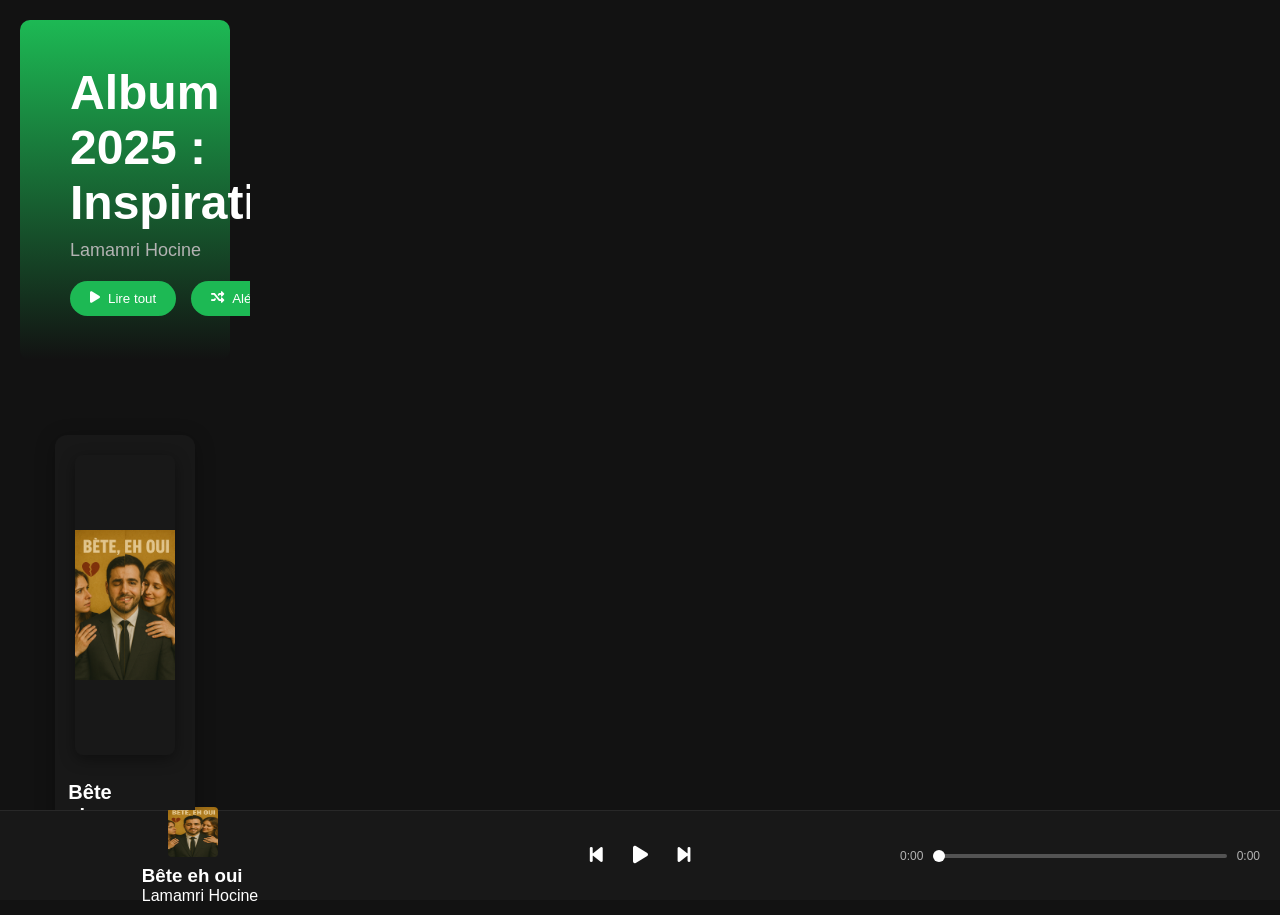
<file: index.html>
<!DOCTYPE html>
<html lang="fr">
<head>
    <meta charset="UTF-8">
    <meta name="viewport" content="width=device-width, initial-scale=1.0">
    <title>Zed Music - Votre musique, votre style</title>
    <link rel="stylesheet" href="styles.css">
    <link rel="stylesheet" href="https://cdnjs.cloudflare.com/ajax/libs/font-awesome/6.0.0/css/all.min.css">
</head>
<body>
    <div class="container">
        <button class="menu-toggle">
            <span></span>
            <span></span>
            <span></span>
        </button>
        
        <div class="mobile-overlay"></div>
        
        <aside class="sidebar">
            <div class="logo">
                <h1>Zed Music</h1>
            </div>
            <nav>
                <ul>
                    <li><a href="#" class="active" data-section="home"><i class="fas fa-home"></i> Accueil</a></li>
                    <li><a href="#" data-section="albums"><i class="fas fa-compact-disc"></i> Albums</a></li>
                    <li><a href="#" data-section="playlists"><i class="fas fa-list"></i> Playlists</a></li>
                </ul>
            </nav>
        </aside>

        <!-- Main Content -->
        <div class="main-content">
            <!-- Search Section -->
            <div class="search-section" style="display: none;">
                <div class="search-bar">
                    <input type="text" placeholder="Rechercher une musique, un album, un artiste...">
                    <button><i class="fas fa-search"></i></button>
                </div>
                <div class="search-results"></div>
            </div>

            <!-- Albums Section -->
            <div class="albums-section" style="display: none;">
                <h2>Albums</h2>
                <div class="albums-grid">
                    <!-- Les albums seront ajoutés dynamiquement -->
                </div>
            </div>

            <!-- Home Section -->
            <div class="home-section">
                <!-- Album Header -->
                <div class="album-header">
                    <div class="album-cover-large">
                        <img src="Promenade sous le coucher du soleil.png" alt="Album Cover">
                    </div>
                    <div class="album-info">
                        <h1>Album 2025 : Inspiration</h1>
                        <p class="artist">Lamamri Hocine</p>
                        <div class="album-actions">
                            <button class="play-all"><i class="fas fa-play"></i> Lire tout</button>
                            <button class="shuffle"><i class="fas fa-random"></i> Aléatoire</button>
                        </div>
                    </div>
                </div>

                <!-- Songs Grid -->
                <div class="songs-grid">
                    <!-- Les chansons seront ajoutées dynamiquement -->
                </div>
            </div>

            <!-- Playlists Section -->
            <div class="playlists-section" style="display: none;">
                <div class="playlists-header">
                    <h2>Vos Playlists</h2>
                    <button class="create-playlist"><i class="fas fa-plus"></i> Créer une playlist</button>
                </div>
                <div class="playlists-grid">
                    <!-- Les playlists seront ajoutées dynamiquement -->
                </div>
            </div>
        </div>

        <!-- Lyrics Modal -->
        <div class="lyrics-modal" id="lyrics-modal">
            <div class="lyrics-content">
                <div class="lyrics-header">
                    <h2>Paroles</h2>
                    <button class="close-lyrics"><i class="fas fa-times"></i></button>
                </div>
                <div class="lyrics-text" id="lyrics-text">
                    <!-- Les paroles seront insérées dynamiquement -->
                </div>
            </div>
        </div>

        <!-- Player -->
        <div class="player">
            <div class="player-controls">
                <div class="song-info">
                    <img src="Portrait de Contrastes Émotionnels (1).png" alt="Song Cover" id="current-song-cover">
                    <div class="song-details">
                        <h3 id="current-song">Bête eh oui</h3>
                        <p id="current-artist">Lamamri Hocine</p>
                    </div>
                </div>
                <div class="controls">
                    <button id="prev"><i class="fas fa-step-backward"></i></button>
                    <button id="play"><i class="fas fa-play"></i></button>
                    <button id="next"><i class="fas fa-step-forward"></i></button>
                </div>
                <div class="progress-bar">
                    <span id="current-time">0:00</span>
                    <input type="range" id="progress" min="0" max="100" value="0">
                    <span id="duration">0:00</span>
                </div>
            </div>
        </div>
    </div>

    <!-- Custom Alert Modal -->
    <div class="alert-modal" id="alert-modal">
        <div class="alert-content">
            <div class="alert-header">
                <h3 id="alert-title">Information</h3>
                <button class="close-alert"><i class="fas fa-times"></i></button>
            </div>
            <div class="alert-body">
                <p id="alert-message"></p>
            </div>
            <div class="alert-footer">
                <button class="alert-ok">OK</button>
            </div>
        </div>
    </div>

    <!-- Create Playlist Modal -->
    <div class="playlist-modal" id="create-playlist-modal">
        <div class="playlist-modal-content">
            <div class="playlist-modal-header">
                <h2>Créer une playlist</h2>
                <button class="close-playlist-modal"><i class="fas fa-times"></i></button>
            </div>
            <form class="playlist-form">
                <input type="text" placeholder="Nom de la playlist" required>
                <button type="submit">Créer</button>
            </form>
        </div>
    </div>

    <!-- Add to Playlist Modal -->
    <div class="add-to-playlist-modal" id="add-to-playlist-modal">
        <div class="add-to-playlist-content">
            <div class="playlist-modal-header">
                <h2>Ajouter à une playlist</h2>
                <button class="close-add-to-playlist-modal"><i class="fas fa-times"></i></button>
            </div>
            <div class="playlist-list">
                <!-- Les playlists seront ajoutées dynamiquement -->
            </div>
        </div>
    </div>

    <script src="script.js"></script>
</body>
</html>
</file>
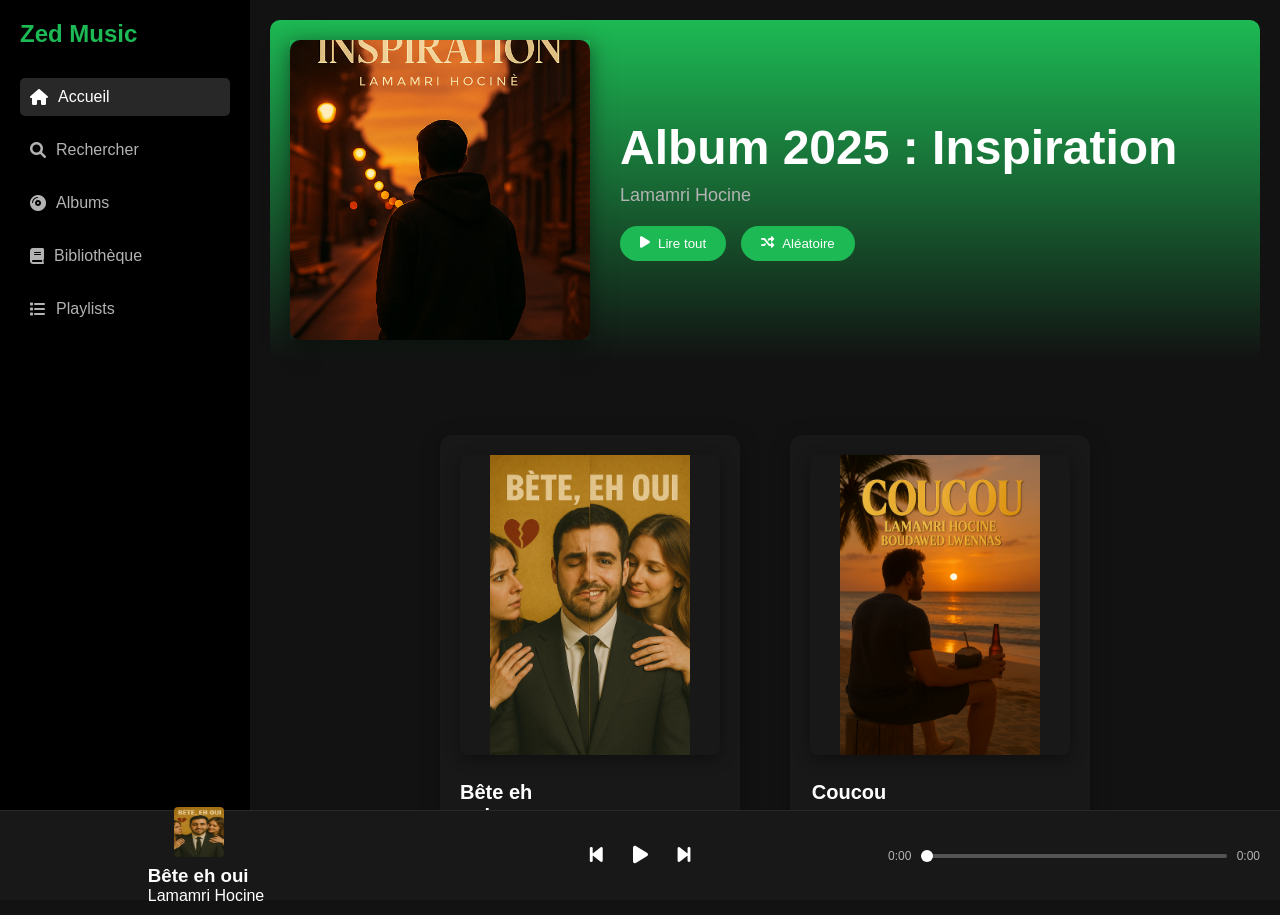
<file: docs/index.html>
<!DOCTYPE html>
<html lang="fr">
<head>
    <meta charset="UTF-8">
    <meta name="viewport" content="width=device-width, initial-scale=1.0">
    <title>Zed Music - Votre musique, votre style</title>
    <link rel="stylesheet" href="styles.css">
    <link rel="stylesheet" href="https://cdnjs.cloudflare.com/ajax/libs/font-awesome/6.0.0/css/all.min.css">
</head>
<body>
    <div class="container">
        <!-- Sidebar -->
        <div class="sidebar">
            <div class="logo">
                <h1>Zed Music</h1>
            </div>
            <nav>
                <ul>
                    <li><a href="#" class="active" data-section="home"><i class="fas fa-home"></i> Accueil</a></li>
                    <li><a href="#" data-section="search"><i class="fas fa-search"></i> Rechercher</a></li>
                    <li><a href="#" data-section="albums"><i class="fas fa-compact-disc"></i> Albums</a></li>
                    <li><a href="#" data-section="library"><i class="fas fa-book"></i> Bibliothèque</a></li>
                    <li><a href="#" data-section="playlists"><i class="fas fa-list"></i> Playlists</a></li>
                </ul>
            </nav>
        </div>

        <!-- Main Content -->
        <div class="main-content">
            <!-- Search Section -->
            <div class="search-section" style="display: none;">
                <div class="search-bar">
                    <input type="text" placeholder="Rechercher une musique, un album, un artiste...">
                    <button><i class="fas fa-search"></i></button>
                </div>
                <div class="search-results"></div>
            </div>

            <!-- Albums Section -->
            <div class="albums-section" style="display: none;">
                <h2>Albums</h2>
                <div class="albums-grid">
                    <!-- Les albums seront ajoutés dynamiquement -->
                </div>
            </div>

            <!-- Home Section -->
            <div class="home-section">
                <!-- Album Header -->
                <div class="album-header">
                    <div class="album-cover-large">
                        <img src="Promenade sous le coucher du soleil.png" alt="Album Cover">
                    </div>
                    <div class="album-info">
                        <h1>Album 2025 : Inspiration</h1>
                        <p class="artist">Lamamri Hocine</p>
                        <div class="album-actions">
                            <button class="play-all"><i class="fas fa-play"></i> Lire tout</button>
                            <button class="shuffle"><i class="fas fa-random"></i> Aléatoire</button>
                        </div>
                    </div>
                </div>

                <!-- Songs Grid -->
                <div class="songs-grid">
                    <!-- Les chansons seront ajoutées dynamiquement -->
                </div>
            </div>

            <!-- Playlists Section -->
            <div class="playlists-section" style="display: none;">
                <div class="playlists-header">
                    <h2>Vos Playlists</h2>
                    <button class="create-playlist"><i class="fas fa-plus"></i> Créer une playlist</button>
                </div>
                <div class="playlists-grid">
                    <!-- Les playlists seront ajoutées dynamiquement -->
                </div>
            </div>
        </div>

        <!-- Lyrics Modal -->
        <div class="lyrics-modal" id="lyrics-modal">
            <div class="lyrics-content">
                <div class="lyrics-header">
                    <h2>Paroles</h2>
                    <button class="close-lyrics"><i class="fas fa-times"></i></button>
                </div>
                <div class="lyrics-text" id="lyrics-text">
                    <!-- Les paroles seront insérées dynamiquement -->
                </div>
            </div>
        </div>

        <!-- Player -->
        <div class="player">
            <div class="player-controls">
                <div class="song-info">
                    <img src="Portrait de Contrastes Émotionnels (1).png" alt="Song Cover" id="current-song-cover">
                    <div class="song-details">
                        <h3 id="current-song">Bête eh oui</h3>
                        <p id="current-artist">Lamamri Hocine</p>
                    </div>
                </div>
                <div class="controls">
                    <button id="prev"><i class="fas fa-step-backward"></i></button>
                    <button id="play"><i class="fas fa-play"></i></button>
                    <button id="next"><i class="fas fa-step-forward"></i></button>
                </div>
                <div class="progress-bar">
                    <span id="current-time">0:00</span>
                    <input type="range" id="progress" min="0" max="100" value="0">
                    <span id="duration">0:00</span>
                </div>
            </div>
        </div>
    </div>

    <!-- Custom Alert Modal -->
    <div class="alert-modal" id="alert-modal">
        <div class="alert-content">
            <div class="alert-header">
                <h3 id="alert-title">Information</h3>
                <button class="close-alert"><i class="fas fa-times"></i></button>
            </div>
            <div class="alert-body">
                <p id="alert-message"></p>
            </div>
            <div class="alert-footer">
                <button class="alert-ok">OK</button>
            </div>
        </div>
    </div>

    <!-- Create Playlist Modal -->
    <div class="playlist-modal" id="create-playlist-modal">
        <div class="playlist-modal-content">
            <div class="playlist-modal-header">
                <h2>Créer une playlist</h2>
                <button class="close-playlist-modal"><i class="fas fa-times"></i></button>
            </div>
            <form class="playlist-form">
                <input type="text" placeholder="Nom de la playlist" required>
                <button type="submit">Créer</button>
            </form>
        </div>
    </div>

    <!-- Add to Playlist Modal -->
    <div class="add-to-playlist-modal" id="add-to-playlist-modal">
        <div class="add-to-playlist-content">
            <div class="playlist-modal-header">
                <h2>Ajouter à une playlist</h2>
                <button class="close-add-to-playlist-modal"><i class="fas fa-times"></i></button>
            </div>
            <div class="playlist-list">
                <!-- Les playlists seront ajoutées dynamiquement -->
            </div>
        </div>
    </div>

    <script src="script.js"></script>
</body>
</html>
</file>
<file: styles.css>
* {
    margin: 0;
    padding: 0;
    box-sizing: border-box;
    font-family: 'Segoe UI', Tahoma, Geneva, Verdana, sans-serif;
}

body {
    background-color: #121212;
    color: #ffffff;
}

.container {
    display: grid;
    grid-template-columns: 250px 1fr;
    grid-template-rows: 1fr 90px;
    height: 100vh;
}

/* Sidebar Styles */
.sidebar {
    position: fixed;
    left: 0;
    top: 0;
    width: 250px;
    height: 100vh;
    background: #000;
    padding: 20px;
    transform: translateX(-100%);
    transition: transform 0.3s ease;
    z-index: 999;
}

.sidebar.active {
    transform: translateX(0);
}

.logo h1 {
    color: #1DB954;
    font-size: 24px;
    margin-bottom: 30px;
}

nav ul {
    list-style: none;
}

nav ul li {
    margin-bottom: 15px;
}

nav ul li a {
    color: #b3b3b3;
    text-decoration: none;
    display: flex;
    align-items: center;
    padding: 10px;
    border-radius: 5px;
    transition: all 0.3s ease;
}

nav ul li a:hover, nav ul li a.active {
    color: #ffffff;
    background-color: #282828;
}

nav ul li a i {
    margin-right: 10px;
}

/* Main Content Styles */
.main-content {
    background-color: #121212;
    padding: 20px;
    overflow-y: auto;
}

/* Search Section */
.search-section {
    padding: 20px;
}

.search-bar {
    display: flex;
    margin-bottom: 20px;
}

.search-bar input {
    flex: 1;
    padding: 12px;
    border: none;
    border-radius: 20px;
    background-color: #282828;
    color: #ffffff;
    font-size: 16px;
}

.search-bar button {
    background: none;
    border: none;
    color: #ffffff;
    margin-left: 10px;
    cursor: pointer;
}

/* Album Header */
.album-header {
    display: flex;
    align-items: center;
    margin-bottom: 40px;
    padding: 20px;
    background: linear-gradient(to bottom, #1DB954, #121212);
    border-radius: 10px;
}

.album-cover-large {
    width: 300px;
    height: 300px;
    margin-right: 30px;
    box-shadow: 0 4px 20px rgba(0, 0, 0, 0.5);
}

.album-cover-large img {
    width: 100%;
    height: 100%;
    object-fit: cover;
    border-radius: 10px;
}

.album-info h1 {
    font-size: 48px;
    margin-bottom: 10px;
}

.album-info .artist {
    color: #b3b3b3;
    font-size: 18px;
    margin-bottom: 20px;
}

.album-actions {
    display: flex;
    gap: 15px;
}

.album-actions button {
    background-color: #1DB954;
    color: #ffffff;
    border: none;
    padding: 10px 20px;
    border-radius: 20px;
    cursor: pointer;
    transition: all 0.3s ease;
    display: flex;
    align-items: center;
    gap: 8px;
}

.album-actions button:hover {
    background-color: #1ed760;
    transform: scale(1.05);
}

/* Songs Grid */
.songs-grid {
    display: flex;
    flex-wrap: wrap;
    justify-content: center;
    padding: 20px;
    gap: 20px;
}

/* Song Card Styles */
.song-card {
    background-color: #181818;
    border-radius: 12px;
    padding: 20px;
    transition: all 0.3s ease;
    cursor: pointer;
    position: relative;
    width: 300px;
    margin: 15px;
    box-shadow: 0 4px 20px rgba(0, 0, 0, 0.3);
    display: flex;
    flex-direction: column;
    gap: 15px;
}

.song-card:hover {
    transform: translateY(-5px);
    background-color: #282828;
}

.song-cover {
    position: relative;
    width: 100%;
    height: 300px;
    border-radius: 8px;
    overflow: hidden;
    box-shadow: 0 4px 15px rgba(0, 0, 0, 0.4);
}

.song-cover img {
    width: 100%;
    height: 100%;
    object-fit: contain;
    transition: transform 0.3s ease;
}

.song-card:hover .song-cover img {
    transform: scale(1.05);
}

.song-overlay {
    position: absolute;
    top: 0;
    left: 0;
    width: 100%;
    height: 100%;
    background: rgba(0, 0, 0, 0.5);
    display: flex;
    align-items: center;
    justify-content: center;
    gap: 15px;
    opacity: 0;
    transition: opacity 0.3s ease;
}

.song-card:hover .song-overlay {
    opacity: 1;
}

.song-overlay button {
    background-color: #1DB954;
    color: white;
    border: none;
    width: 45px;
    height: 45px;
    border-radius: 50%;
    display: flex;
    align-items: center;
    justify-content: center;
    cursor: pointer;
    transition: all 0.3s ease;
}

.song-overlay button:hover {
    background-color: #1ed760;
    transform: scale(1.1);
}

.song-info {
    display: flex;
    flex-direction: column;
    gap: 8px;
    padding: 10px 0;
}

.song-title {
    font-size: 20px;
    font-weight: 600;
    color: #ffffff;
    margin: 0;
    line-height: 1.2;
}

.song-artist {
    color: #b3b3b3;
    font-size: 16px;
    margin: 0;
    line-height: 1.2;
}

.coming-soon-badge {
    display: flex;
    align-items: center;
    gap: 8px;
    background-color: rgba(29, 185, 84, 0.1);
    color: #1DB954;
    padding: 6px 12px;
    border-radius: 20px;
    font-size: 14px;
    font-weight: 500;
    margin-top: 10px;
    width: fit-content;
}

.coming-soon-badge i {
    font-size: 14px;
}

.song-actions {
    display: flex;
    justify-content: space-between;
    align-items: center;
    margin-top: auto;
    padding-top: 15px;
    border-top: 1px solid #282828;
}

.song-actions button {
    background: none;
    border: none;
    color: #b3b3b3;
    font-size: 16px;
    cursor: pointer;
    transition: all 0.3s ease;
    padding: 8px;
    border-radius: 50%;
}

.song-actions button:hover {
    color: #ffffff;
    background-color: #282828;
}

/* Lyrics Modal */
.lyrics-modal {
    display: none;
    position: fixed;
    top: 0;
    left: 0;
    width: 100%;
    height: 100%;
    background-color: rgba(0, 0, 0, 0.9);
    z-index: 1000;
}

.lyrics-content {
    position: absolute;
    top: 50%;
    left: 50%;
    transform: translate(-50%, -50%);
    background-color: #121212;
    padding: 20px;
    border-radius: 10px;
    width: 80%;
    max-width: 600px;
    max-height: 80vh;
    overflow-y: auto;
}

.lyrics-header {
    display: flex;
    justify-content: space-between;
    align-items: center;
    margin-bottom: 20px;
    padding-bottom: 10px;
    border-bottom: 1px solid #282828;
}

.lyrics-header h2 {
    color: #1DB954;
}

.close-lyrics {
    background: none;
    border: none;
    color: #b3b3b3;
    font-size: 24px;
    cursor: pointer;
}

.lyrics-section {
    margin-bottom: 20px;
}

.lyrics-section h3 {
    color: #1DB954;
    margin-bottom: 10px;
}

.lyrics-section p {
    margin-bottom: 8px;
    line-height: 1.5;
}

/* Player Styles */
.player {
    background-color: #181818;
    grid-column: 1 / -1;
    border-top: 1px solid #282828;
    padding: 0 20px;
}

.player-controls {
    display: flex;
    align-items: center;
    height: 100%;
}

.song-info {
    display: flex;
    align-items: center;
    width: 30%;
}

.song-info img {
    width: 50px;
    height: 50px;
    border-radius: 4px;
    margin-right: 15px;
}

.controls {
    display: flex;
    align-items: center;
    justify-content: center;
    width: 40%;
}

.controls button {
    background: none;
    border: none;
    color: #ffffff;
    font-size: 20px;
    margin: 0 15px;
    cursor: pointer;
    transition: all 0.3s ease;
}

.controls button:hover {
    color: #1DB954;
}

.progress-bar {
    width: 30%;
    display: flex;
    align-items: center;
}

.progress-bar input[type="range"] {
    flex: 1;
    margin: 0 10px;
    -webkit-appearance: none;
    height: 4px;
    background: #535353;
    border-radius: 2px;
}

.progress-bar input[type="range"]::-webkit-slider-thumb {
    -webkit-appearance: none;
    width: 12px;
    height: 12px;
    background: #ffffff;
    border-radius: 50%;
    cursor: pointer;
}

.progress-bar span {
    font-size: 12px;
    color: #b3b3b3;
}

/* Alert Modal Styles */
.alert-modal {
    display: none;
    position: fixed;
    top: 20px;
    right: 20px;
    z-index: 1000;
    animation: slideIn 0.3s ease-out;
}

.alert-content {
    background-color: #282828;
    padding: 15px 20px;
    border-radius: 8px;
    box-shadow: 0 4px 20px rgba(0, 0, 0, 0.5);
    min-width: 300px;
    max-width: 400px;
}

.alert-success {
    border-left: 4px solid #1DB954;
}

.alert-error {
    border-left: 4px solid #e74c3c;
}

.alert-warning {
    border-left: 4px solid #f1c40f;
}

.alert-info {
    border-left: 4px solid #3498db;
}

@keyframes slideIn {
    from {
        transform: translateX(100%);
        opacity: 0;
    }
    to {
        transform: translateX(0);
        opacity: 1;
    }
}

/* Responsive Design */
@media (max-width: 1200px) {
    .container {
        padding: 0 15px;
    }
    
    .song-card {
        width: calc(50% - 20px);
    }
    
    .album-cover-large {
        width: 250px;
        height: 250px;
    }
}

@media (max-width: 768px) {
    .menu-toggle {
        display: block;
    }

    .main-content {
        margin-left: 0;
        padding: 20px;
    }

    .album-header {
        flex-direction: column;
        text-align: center;
        padding: 20px;
    }

    .album-cover-large {
        width: 200px;
        height: 200px;
        margin: 0 auto 20px;
    }

    .album-info {
        margin-left: 0;
        text-align: center;
    }

    .song-card {
        width: 100%;
        margin: 10px 0;
    }

    .song-cover {
        height: 250px;
    }

    .player {
        position: fixed;
        bottom: 0;
        left: 0;
        width: 100%;
        padding: 10px;
    }

    .player-controls {
        flex-direction: column;
        gap: 10px;
    }

    .song-info {
        width: 100%;
        text-align: center;
    }

    .controls {
        width: 100%;
        justify-content: center;
    }

    .progress-bar {
        width: 100%;
    }

    .alert-modal {
        width: 90%;
        left: 5%;
        right: 5%;
    }
}

@media (max-width: 480px) {
    .menu-toggle {
        top: 15px;
        left: 15px;
    }

    .sidebar {
        width: 100%;
        padding-top: 60px;
    }

    .album-cover-large {
        width: 150px;
        height: 150px;
    }

    .song-cover {
        height: 200px;
    }

    .song-info {
        padding: 10px;
    }

    .song-title {
        font-size: 16px;
    }

    .song-artist {
        font-size: 14px;
    }

    .song-actions {
        padding: 5px;
    }

    .action-btn {
        width: 30px;
        height: 30px;
        font-size: 14px;
    }

    .player {
        padding: 5px;
    }

    .player-controls {
        gap: 5px;
    }

    .progress-bar input[type="range"] {
        height: 3px;
    }
}

/* Overlay pour le menu mobile */
.mobile-overlay {
    display: none;
    position: fixed;
    top: 0;
    left: 0;
    width: 100%;
    height: 100%;
    background: rgba(0, 0, 0, 0.5);
    z-index: 998;
}

.mobile-overlay.active {
    display: block;
}

/* Playlists Section */
.playlists-section {
    padding: 20px;
}

.playlists-header {
    display: flex;
    justify-content: space-between;
    align-items: center;
    margin-bottom: 20px;
}

.playlists-grid {
    display: flex;
    flex-wrap: wrap;
    justify-content: center;
    padding: 20px;
    gap: 20px;
}

/* Albums Section */
.albums-section {
    padding: 20px;
}

.albums-grid {
    display: grid;
    grid-template-columns: repeat(auto-fill, minmax(250px, 1fr));
    gap: 20px;
}

.album-card {
    background-color: #181818;
    border-radius: 8px;
    padding: 15px;
    transition: all 0.3s ease;
    cursor: pointer;
}

.album-card:hover {
    background-color: #282828;
    transform: translateY(-5px);
}

.album-card img {
    width: 100%;
    border-radius: 4px;
    margin-bottom: 10px;
}

.album-card h3 {
    font-size: 16px;
    margin-bottom: 5px;
}

.album-card p {
    color: #b3b3b3;
    font-size: 14px;
}

/* Home Page */
.album-display {
    text-align: center;
    margin-top: 50px;
}

.main-album-cover {
    width: 100%;
    max-width: 800px;
    height: auto;
    object-fit: cover;
    border-radius: 10px;
    box-shadow: 0 10px 30px rgba(0, 0, 0, 0.5);
    transition: transform 0.3s ease;
}

.main-album-cover:hover {
    transform: scale(1.02);
}

.album-display h1 {
    font-size: 2.5rem;
    color: #1DB954;
    margin-top: 20px;
    text-shadow: 0 2px 10px rgba(29, 185, 84, 0.3);
}

/* Manage Page */
.manage-content {
    max-width: 800px;
    margin: 0 auto;
}

.upload-section {
    background-color: #181818;
    border-radius: 10px;
    padding: 20px;
    margin-bottom: 20px;
}

.upload-section h3 {
    color: #1DB954;
    margin-bottom: 15px;
}

.current-media {
    display: flex;
    align-items: center;
    gap: 20px;
    margin-bottom: 20px;
}

.preview-image {
    width: 200px;
    height: 200px;
    object-fit: cover;
    border-radius: 10px;
}

.media-actions {
    display: flex;
    gap: 10px;
}

.media-actions button {
    background: none;
    border: 1px solid #535353;
    color: #b3b3b3;
    padding: 8px 15px;
    border-radius: 20px;
    cursor: pointer;
    transition: all 0.3s ease;
}

.media-actions button:hover {
    border-color: #1DB954;
    color: #1DB954;
}

.upload-form {
    display: flex;
    flex-direction: column;
    gap: 15px;
}

.form-group {
    display: flex;
    flex-direction: column;
    gap: 5px;
}

.form-group label {
    color: #b3b3b3;
}

.form-group input[type="file"],
.form-group textarea {
    background-color: #282828;
    border: 1px solid #535353;
    border-radius: 5px;
    padding: 10px;
    color: #ffffff;
}

.form-group textarea {
    height: 150px;
    resize: vertical;
}

.add-song-btn {
    background-color: #1DB954;
    color: #ffffff;
    border: none;
    padding: 10px 20px;
    border-radius: 20px;
    cursor: pointer;
    transition: all 0.3s ease;
    margin-top: 20px;
}

.add-song-btn:hover {
    background-color: #1ed760;
}

/* Playlists Styles */
.playlists {
    margin-top: 30px;
    padding-top: 20px;
    border-top: 1px solid #282828;
}

.playlists h3 {
    color: #b3b3b3;
    font-size: 14px;
    margin-bottom: 15px;
    padding: 0 10px;
}

.playlists ul {
    list-style: none;
}

.playlists ul li {
    margin-bottom: 10px;
}

.playlists ul li a {
    color: #b3b3b3;
    text-decoration: none;
    display: flex;
    align-items: center;
    padding: 10px;
    border-radius: 5px;
    transition: all 0.3s ease;
}

.playlists ul li a:hover {
    color: #ffffff;
    background-color: #282828;
}

/* Modal Styles */
.modal {
    display: none;
    position: fixed;
    z-index: 1000;
    left: 0;
    top: 0;
    width: 100%;
    height: 100%;
    background-color: rgba(0, 0, 0, 0.7);
}

.modal-content {
    background-color: #282828;
    margin: 15% auto;
    padding: 20px;
    border-radius: 8px;
    width: 80%;
    max-width: 500px;
}

.modal-content h2 {
    margin-bottom: 20px;
    color: #ffffff;
}

.modal-content input[type="text"],
.modal-content select {
    width: 100%;
    padding: 10px;
    margin-bottom: 20px;
    background-color: #121212;
    border: 1px solid #535353;
    border-radius: 4px;
    color: #ffffff;
}

.modal-content button {
    background-color: #1DB954;
    color: #ffffff;
    border: none;
    padding: 10px 20px;
    border-radius: 20px;
    cursor: pointer;
    transition: all 0.3s ease;
}

.modal-content button:hover {
    background-color: #1ed760;
}

.close {
    color: #b3b3b3;
    float: right;
    font-size: 28px;
    font-weight: bold;
    cursor: pointer;
}

.close:hover {
    color: #ffffff;
}

/* Playlist Card Styles */
.playlist-card {
    background-color: #181818;
    border-radius: 12px;
    padding: 20px;
    margin: 15px;
    transition: all 0.3s ease;
    cursor: pointer;
    position: relative;
    width: 300px;
    box-shadow: 0 4px 20px rgba(0, 0, 0, 0.3);
}

.playlist-card:hover {
    transform: translateY(-5px);
    background-color: #282828;
}

.playlist-cover {
    width: 100%;
    height: 200px;
    background: linear-gradient(135deg, #1DB954, #191414);
    border-radius: 8px;
    display: flex;
    align-items: center;
    justify-content: center;
    margin-bottom: 15px;
}

.playlist-cover i {
    font-size: 48px;
    color: white;
    opacity: 0.8;
}

.playlist-info {
    text-align: center;
}

.playlist-info h3 {
    font-size: 18px;
    color: #ffffff;
    margin-bottom: 8px;
}

.playlist-info p {
    color: #b3b3b3;
    font-size: 14px;
    margin: 5px 0;
}

.playlist-date {
    font-size: 12px;
    color: #666;
}

.playlist-actions {
    display: flex;
    justify-content: center;
    gap: 15px;
    margin-top: 15px;
}

.playlist-actions button {
    background: none;
    border: none;
    color: #b3b3b3;
    font-size: 16px;
    cursor: pointer;
    transition: all 0.3s ease;
    padding: 8px;
    border-radius: 50%;
}

.playlist-actions button:hover {
    color: #ffffff;
    background-color: #282828;
}

.create-playlist-card {
    background: linear-gradient(135deg, #1DB954, #191414);
}

.create-playlist-card .playlist-cover {
    background: rgba(255, 255, 255, 0.1);
}

.create-playlist-card .playlist-info h3 {
    color: #ffffff;
}

/* Playlist Creation Modal */
.playlist-modal {
    display: none;
    position: fixed;
    top: 0;
    left: 0;
    width: 100%;
    height: 100%;
    background-color: rgba(0, 0, 0, 0.8);
    z-index: 1000;
}

.playlist-modal-content {
    background-color: #282828;
    padding: 30px;
    border-radius: 12px;
    width: 90%;
    max-width: 500px;
    position: absolute;
    top: 50%;
    left: 50%;
    transform: translate(-50%, -50%);
}

.playlist-modal-header {
    display: flex;
    justify-content: space-between;
    align-items: center;
    margin-bottom: 20px;
}

.playlist-modal-header h2 {
    color: #ffffff;
    font-size: 24px;
}

.close-playlist-modal {
    background: none;
    border: none;
    color: #b3b3b3;
    font-size: 24px;
    cursor: pointer;
}

.playlist-form {
    display: flex;
    flex-direction: column;
    gap: 20px;
}

.playlist-form input {
    padding: 12px;
    border-radius: 6px;
    border: 1px solid #404040;
    background-color: #121212;
    color: #ffffff;
    font-size: 16px;
}

.playlist-form button {
    background-color: #1DB954;
    color: white;
    border: none;
    padding: 12px;
    border-radius: 6px;
    cursor: pointer;
    font-size: 16px;
    font-weight: 600;
    transition: all 0.3s ease;
}

.playlist-form button:hover {
    background-color: #1ed760;
}

/* Add to Playlist Modal */
.add-to-playlist-modal {
    display: none;
    position: fixed;
    top: 0;
    left: 0;
    width: 100%;
    height: 100%;
    background-color: rgba(0, 0, 0, 0.8);
    z-index: 1000;
}

.add-to-playlist-content {
    background-color: #282828;
    padding: 30px;
    border-radius: 12px;
    width: 90%;
    max-width: 500px;
    position: absolute;
    top: 50%;
    left: 50%;
    transform: translate(-50%, -50%);
}

.playlist-list {
    max-height: 300px;
    overflow-y: auto;
    margin: 20px 0;
}

.playlist-item {
    display: flex;
    align-items: center;
    justify-content: space-between;
    padding: 12px;
    border-radius: 6px;
    margin-bottom: 10px;
    background-color: #181818;
    cursor: pointer;
    transition: all 0.3s ease;
}

.playlist-item:hover {
    background-color: #282828;
}

.playlist-item-info h3 {
    color: #ffffff;
    font-size: 16px;
    margin-bottom: 4px;
}

.playlist-item-info p {
    color: #b3b3b3;
    font-size: 14px;
}

.add-to-playlist-btn {
    background-color: #1DB954;
    color: white;
    border: none;
    padding: 8px 16px;
    border-radius: 4px;
    cursor: pointer;
    transition: all 0.3s ease;
}

.add-to-playlist-btn:hover {
    background-color: #1ed760;
}

/* Custom Scrollbar */
::-webkit-scrollbar {
    width: 8px;
}

::-webkit-scrollbar-track {
    background: #121212;
}

::-webkit-scrollbar-thumb {
    background: #404040;
    border-radius: 4px;
}

::-webkit-scrollbar-thumb:hover {
    background: #535353;
}

/* Menu Burger Styles */
.menu-toggle {
    display: none;
    position: fixed;
    top: 20px;
    left: 20px;
    z-index: 1000;
    background: transparent;
    border: none;
    cursor: pointer;
    padding: 10px;
}

.menu-toggle span {
    display: block;
    width: 25px;
    height: 3px;
    background-color: #fff;
    margin: 5px 0;
    transition: all 0.3s ease;
}

.menu-toggle.active span:nth-child(1) {
    transform: translateY(8px) rotate(45deg);
}

.menu-toggle.active span:nth-child(2) {
    opacity: 0;
}

.menu-toggle.active span:nth-child(3) {
    transform: translateY(-8px) rotate(-45deg);
}
</file>
<file: docs/styles.css>
* {
    margin: 0;
    padding: 0;
    box-sizing: border-box;
    font-family: 'Segoe UI', Tahoma, Geneva, Verdana, sans-serif;
}

body {
    background-color: #121212;
    color: #ffffff;
}

.container {
    display: grid;
    grid-template-columns: 250px 1fr;
    grid-template-rows: 1fr 90px;
    height: 100vh;
}

/* Sidebar Styles */
.sidebar {
    background-color: #000000;
    padding: 20px;
    grid-row: 1 / 2;
}

.logo h1 {
    color: #1DB954;
    font-size: 24px;
    margin-bottom: 30px;
}

nav ul {
    list-style: none;
}

nav ul li {
    margin-bottom: 15px;
}

nav ul li a {
    color: #b3b3b3;
    text-decoration: none;
    display: flex;
    align-items: center;
    padding: 10px;
    border-radius: 5px;
    transition: all 0.3s ease;
}

nav ul li a:hover, nav ul li a.active {
    color: #ffffff;
    background-color: #282828;
}

nav ul li a i {
    margin-right: 10px;
}

/* Main Content Styles */
.main-content {
    background-color: #121212;
    padding: 20px;
    overflow-y: auto;
}

/* Search Section */
.search-section {
    padding: 20px;
}

.search-bar {
    display: flex;
    margin-bottom: 20px;
}

.search-bar input {
    flex: 1;
    padding: 12px;
    border: none;
    border-radius: 20px;
    background-color: #282828;
    color: #ffffff;
    font-size: 16px;
}

.search-bar button {
    background: none;
    border: none;
    color: #ffffff;
    margin-left: 10px;
    cursor: pointer;
}

/* Album Header */
.album-header {
    display: flex;
    align-items: center;
    margin-bottom: 40px;
    padding: 20px;
    background: linear-gradient(to bottom, #1DB954, #121212);
    border-radius: 10px;
}

.album-cover-large {
    width: 300px;
    height: 300px;
    margin-right: 30px;
    box-shadow: 0 4px 20px rgba(0, 0, 0, 0.5);
}

.album-cover-large img {
    width: 100%;
    height: 100%;
    object-fit: cover;
    border-radius: 10px;
}

.album-info h1 {
    font-size: 48px;
    margin-bottom: 10px;
}

.album-info .artist {
    color: #b3b3b3;
    font-size: 18px;
    margin-bottom: 20px;
}

.album-actions {
    display: flex;
    gap: 15px;
}

.album-actions button {
    background-color: #1DB954;
    color: #ffffff;
    border: none;
    padding: 10px 20px;
    border-radius: 20px;
    cursor: pointer;
    transition: all 0.3s ease;
    display: flex;
    align-items: center;
    gap: 8px;
}

.album-actions button:hover {
    background-color: #1ed760;
    transform: scale(1.05);
}

/* Songs Grid */
.songs-grid {
    display: flex;
    flex-wrap: wrap;
    justify-content: center;
    padding: 20px;
    gap: 20px;
}

/* Song Card Styles */
.song-card {
    background-color: #181818;
    border-radius: 12px;
    padding: 20px;
    transition: all 0.3s ease;
    cursor: pointer;
    position: relative;
    width: 300px;
    margin: 15px;
    box-shadow: 0 4px 20px rgba(0, 0, 0, 0.3);
    display: flex;
    flex-direction: column;
    gap: 15px;
}

.song-card:hover {
    transform: translateY(-5px);
    background-color: #282828;
}

.song-cover {
    position: relative;
    width: 100%;
    height: 300px;
    border-radius: 8px;
    overflow: hidden;
    box-shadow: 0 4px 15px rgba(0, 0, 0, 0.4);
}

.song-cover img {
    width: 100%;
    height: 100%;
    object-fit: contain;
    transition: transform 0.3s ease;
}

.song-card:hover .song-cover img {
    transform: scale(1.05);
}

.song-overlay {
    position: absolute;
    top: 0;
    left: 0;
    width: 100%;
    height: 100%;
    background: rgba(0, 0, 0, 0.5);
    display: flex;
    align-items: center;
    justify-content: center;
    gap: 15px;
    opacity: 0;
    transition: opacity 0.3s ease;
}

.song-card:hover .song-overlay {
    opacity: 1;
}

.song-overlay button {
    background-color: #1DB954;
    color: white;
    border: none;
    width: 45px;
    height: 45px;
    border-radius: 50%;
    display: flex;
    align-items: center;
    justify-content: center;
    cursor: pointer;
    transition: all 0.3s ease;
}

.song-overlay button:hover {
    background-color: #1ed760;
    transform: scale(1.1);
}

.song-info {
    display: flex;
    flex-direction: column;
    gap: 8px;
    padding: 10px 0;
}

.song-title {
    font-size: 20px;
    font-weight: 600;
    color: #ffffff;
    margin: 0;
    line-height: 1.2;
}

.song-artist {
    color: #b3b3b3;
    font-size: 16px;
    margin: 0;
    line-height: 1.2;
}

.coming-soon-badge {
    display: flex;
    align-items: center;
    gap: 8px;
    background-color: rgba(29, 185, 84, 0.1);
    color: #1DB954;
    padding: 6px 12px;
    border-radius: 20px;
    font-size: 14px;
    font-weight: 500;
    margin-top: 10px;
    width: fit-content;
}

.coming-soon-badge i {
    font-size: 14px;
}

.song-actions {
    display: flex;
    justify-content: space-between;
    align-items: center;
    margin-top: auto;
    padding-top: 15px;
    border-top: 1px solid #282828;
}

.song-actions button {
    background: none;
    border: none;
    color: #b3b3b3;
    font-size: 16px;
    cursor: pointer;
    transition: all 0.3s ease;
    padding: 8px;
    border-radius: 50%;
}

.song-actions button:hover {
    color: #ffffff;
    background-color: #282828;
}

/* Lyrics Modal */
.lyrics-modal {
    display: none;
    position: fixed;
    top: 0;
    left: 0;
    width: 100%;
    height: 100%;
    background-color: rgba(0, 0, 0, 0.9);
    z-index: 1000;
}

.lyrics-content {
    position: absolute;
    top: 50%;
    left: 50%;
    transform: translate(-50%, -50%);
    background-color: #121212;
    padding: 20px;
    border-radius: 10px;
    width: 80%;
    max-width: 600px;
    max-height: 80vh;
    overflow-y: auto;
}

.lyrics-header {
    display: flex;
    justify-content: space-between;
    align-items: center;
    margin-bottom: 20px;
    padding-bottom: 10px;
    border-bottom: 1px solid #282828;
}

.lyrics-header h2 {
    color: #1DB954;
}

.close-lyrics {
    background: none;
    border: none;
    color: #b3b3b3;
    font-size: 24px;
    cursor: pointer;
}

.lyrics-section {
    margin-bottom: 20px;
}

.lyrics-section h3 {
    color: #1DB954;
    margin-bottom: 10px;
}

.lyrics-section p {
    margin-bottom: 8px;
    line-height: 1.5;
}

/* Player Styles */
.player {
    background-color: #181818;
    grid-column: 1 / -1;
    border-top: 1px solid #282828;
    padding: 0 20px;
}

.player-controls {
    display: flex;
    align-items: center;
    height: 100%;
}

.song-info {
    display: flex;
    align-items: center;
    width: 30%;
}

.song-info img {
    width: 50px;
    height: 50px;
    border-radius: 4px;
    margin-right: 15px;
}

.controls {
    display: flex;
    align-items: center;
    justify-content: center;
    width: 40%;
}

.controls button {
    background: none;
    border: none;
    color: #ffffff;
    font-size: 20px;
    margin: 0 15px;
    cursor: pointer;
    transition: all 0.3s ease;
}

.controls button:hover {
    color: #1DB954;
}

.progress-bar {
    width: 30%;
    display: flex;
    align-items: center;
}

.progress-bar input[type="range"] {
    flex: 1;
    margin: 0 10px;
    -webkit-appearance: none;
    height: 4px;
    background: #535353;
    border-radius: 2px;
}

.progress-bar input[type="range"]::-webkit-slider-thumb {
    -webkit-appearance: none;
    width: 12px;
    height: 12px;
    background: #ffffff;
    border-radius: 50%;
    cursor: pointer;
}

.progress-bar span {
    font-size: 12px;
    color: #b3b3b3;
}

/* Alert Modal Styles */
.alert-modal {
    display: none;
    position: fixed;
    top: 20px;
    right: 20px;
    z-index: 1000;
    animation: slideIn 0.3s ease-out;
}

.alert-content {
    background-color: #282828;
    padding: 15px 20px;
    border-radius: 8px;
    box-shadow: 0 4px 20px rgba(0, 0, 0, 0.5);
    min-width: 300px;
    max-width: 400px;
}

.alert-success {
    border-left: 4px solid #1DB954;
}

.alert-error {
    border-left: 4px solid #e74c3c;
}

.alert-warning {
    border-left: 4px solid #f1c40f;
}

.alert-info {
    border-left: 4px solid #3498db;
}

@keyframes slideIn {
    from {
        transform: translateX(100%);
        opacity: 0;
    }
    to {
        transform: translateX(0);
        opacity: 1;
    }
}

/* Responsive Design */
@media (max-width: 1200px) {
    .container {
        grid-template-columns: 200px 1fr;
    }
    
    .song-card {
        width: 250px;
    }
}

@media (max-width: 768px) {
    .container {
        grid-template-columns: 1fr;
        grid-template-rows: auto 1fr 90px;
    }
    
    .sidebar {
        position: fixed;
        top: 0;
        left: -250px;
        width: 250px;
        height: 100vh;
        transition: left 0.3s ease;
        z-index: 1000;
    }
    
    .sidebar.active {
        left: 0;
    }
    
    .main-content {
        margin-left: 0;
    }
    
    .song-card {
        width: 100%;
        max-width: 300px;
    }
    
    .playlist-card {
        width: 100%;
        max-width: 300px;
    }
}

@media (max-width: 480px) {
    .song-cover {
        height: 200px;
    }
    
    .song-title {
        font-size: 18px;
    }
    
    .song-artist {
        font-size: 14px;
    }
    
    .alert-content {
        min-width: 250px;
        max-width: 90%;
    }
}

/* Playlists Section */
.playlists-section {
    padding: 20px;
}

.playlists-header {
    display: flex;
    justify-content: space-between;
    align-items: center;
    margin-bottom: 20px;
}

.playlists-grid {
    display: flex;
    flex-wrap: wrap;
    justify-content: center;
    padding: 20px;
    gap: 20px;
}

/* Albums Section */
.albums-section {
    padding: 20px;
}

.albums-grid {
    display: grid;
    grid-template-columns: repeat(auto-fill, minmax(250px, 1fr));
    gap: 20px;
}

.album-card {
    background-color: #181818;
    border-radius: 8px;
    padding: 15px;
    transition: all 0.3s ease;
    cursor: pointer;
}

.album-card:hover {
    background-color: #282828;
    transform: translateY(-5px);
}

.album-card img {
    width: 100%;
    border-radius: 4px;
    margin-bottom: 10px;
}

.album-card h3 {
    font-size: 16px;
    margin-bottom: 5px;
}

.album-card p {
    color: #b3b3b3;
    font-size: 14px;
}

/* Home Page */
.album-display {
    text-align: center;
    margin-top: 50px;
}

.main-album-cover {
    width: 100%;
    max-width: 800px;
    height: auto;
    object-fit: cover;
    border-radius: 10px;
    box-shadow: 0 10px 30px rgba(0, 0, 0, 0.5);
    transition: transform 0.3s ease;
}

.main-album-cover:hover {
    transform: scale(1.02);
}

.album-display h1 {
    font-size: 2.5rem;
    color: #1DB954;
    margin-top: 20px;
    text-shadow: 0 2px 10px rgba(29, 185, 84, 0.3);
}

/* Manage Page */
.manage-content {
    max-width: 800px;
    margin: 0 auto;
}

.upload-section {
    background-color: #181818;
    border-radius: 10px;
    padding: 20px;
    margin-bottom: 20px;
}

.upload-section h3 {
    color: #1DB954;
    margin-bottom: 15px;
}

.current-media {
    display: flex;
    align-items: center;
    gap: 20px;
    margin-bottom: 20px;
}

.preview-image {
    width: 200px;
    height: 200px;
    object-fit: cover;
    border-radius: 10px;
}

.media-actions {
    display: flex;
    gap: 10px;
}

.media-actions button {
    background: none;
    border: 1px solid #535353;
    color: #b3b3b3;
    padding: 8px 15px;
    border-radius: 20px;
    cursor: pointer;
    transition: all 0.3s ease;
}

.media-actions button:hover {
    border-color: #1DB954;
    color: #1DB954;
}

.upload-form {
    display: flex;
    flex-direction: column;
    gap: 15px;
}

.form-group {
    display: flex;
    flex-direction: column;
    gap: 5px;
}

.form-group label {
    color: #b3b3b3;
}

.form-group input[type="file"],
.form-group textarea {
    background-color: #282828;
    border: 1px solid #535353;
    border-radius: 5px;
    padding: 10px;
    color: #ffffff;
}

.form-group textarea {
    height: 150px;
    resize: vertical;
}

.add-song-btn {
    background-color: #1DB954;
    color: #ffffff;
    border: none;
    padding: 10px 20px;
    border-radius: 20px;
    cursor: pointer;
    transition: all 0.3s ease;
    margin-top: 20px;
}

.add-song-btn:hover {
    background-color: #1ed760;
}

/* Playlists Styles */
.playlists {
    margin-top: 30px;
    padding-top: 20px;
    border-top: 1px solid #282828;
}

.playlists h3 {
    color: #b3b3b3;
    font-size: 14px;
    margin-bottom: 15px;
    padding: 0 10px;
}

.playlists ul {
    list-style: none;
}

.playlists ul li {
    margin-bottom: 10px;
}

.playlists ul li a {
    color: #b3b3b3;
    text-decoration: none;
    display: flex;
    align-items: center;
    padding: 10px;
    border-radius: 5px;
    transition: all 0.3s ease;
}

.playlists ul li a:hover {
    color: #ffffff;
    background-color: #282828;
}

/* Modal Styles */
.modal {
    display: none;
    position: fixed;
    z-index: 1000;
    left: 0;
    top: 0;
    width: 100%;
    height: 100%;
    background-color: rgba(0, 0, 0, 0.7);
}

.modal-content {
    background-color: #282828;
    margin: 15% auto;
    padding: 20px;
    border-radius: 8px;
    width: 80%;
    max-width: 500px;
}

.modal-content h2 {
    margin-bottom: 20px;
    color: #ffffff;
}

.modal-content input[type="text"],
.modal-content select {
    width: 100%;
    padding: 10px;
    margin-bottom: 20px;
    background-color: #121212;
    border: 1px solid #535353;
    border-radius: 4px;
    color: #ffffff;
}

.modal-content button {
    background-color: #1DB954;
    color: #ffffff;
    border: none;
    padding: 10px 20px;
    border-radius: 20px;
    cursor: pointer;
    transition: all 0.3s ease;
}

.modal-content button:hover {
    background-color: #1ed760;
}

.close {
    color: #b3b3b3;
    float: right;
    font-size: 28px;
    font-weight: bold;
    cursor: pointer;
}

.close:hover {
    color: #ffffff;
}

/* Playlist Card Styles */
.playlist-card {
    background-color: #181818;
    border-radius: 12px;
    padding: 20px;
    margin: 15px;
    transition: all 0.3s ease;
    cursor: pointer;
    position: relative;
    width: 300px;
    box-shadow: 0 4px 20px rgba(0, 0, 0, 0.3);
}

.playlist-card:hover {
    transform: translateY(-5px);
    background-color: #282828;
}

.playlist-cover {
    width: 100%;
    height: 200px;
    background: linear-gradient(135deg, #1DB954, #191414);
    border-radius: 8px;
    display: flex;
    align-items: center;
    justify-content: center;
    margin-bottom: 15px;
}

.playlist-cover i {
    font-size: 48px;
    color: white;
    opacity: 0.8;
}

.playlist-info {
    text-align: center;
}

.playlist-info h3 {
    font-size: 18px;
    color: #ffffff;
    margin-bottom: 8px;
}

.playlist-info p {
    color: #b3b3b3;
    font-size: 14px;
    margin: 5px 0;
}

.playlist-date {
    font-size: 12px;
    color: #666;
}

.playlist-actions {
    display: flex;
    justify-content: center;
    gap: 15px;
    margin-top: 15px;
}

.playlist-actions button {
    background: none;
    border: none;
    color: #b3b3b3;
    font-size: 16px;
    cursor: pointer;
    transition: all 0.3s ease;
    padding: 8px;
    border-radius: 50%;
}

.playlist-actions button:hover {
    color: #ffffff;
    background-color: #282828;
}

.create-playlist-card {
    background: linear-gradient(135deg, #1DB954, #191414);
}

.create-playlist-card .playlist-cover {
    background: rgba(255, 255, 255, 0.1);
}

.create-playlist-card .playlist-info h3 {
    color: #ffffff;
}

/* Playlist Creation Modal */
.playlist-modal {
    display: none;
    position: fixed;
    top: 0;
    left: 0;
    width: 100%;
    height: 100%;
    background-color: rgba(0, 0, 0, 0.8);
    z-index: 1000;
}

.playlist-modal-content {
    background-color: #282828;
    padding: 30px;
    border-radius: 12px;
    width: 90%;
    max-width: 500px;
    position: absolute;
    top: 50%;
    left: 50%;
    transform: translate(-50%, -50%);
}

.playlist-modal-header {
    display: flex;
    justify-content: space-between;
    align-items: center;
    margin-bottom: 20px;
}

.playlist-modal-header h2 {
    color: #ffffff;
    font-size: 24px;
}

.close-playlist-modal {
    background: none;
    border: none;
    color: #b3b3b3;
    font-size: 24px;
    cursor: pointer;
}

.playlist-form {
    display: flex;
    flex-direction: column;
    gap: 20px;
}

.playlist-form input {
    padding: 12px;
    border-radius: 6px;
    border: 1px solid #404040;
    background-color: #121212;
    color: #ffffff;
    font-size: 16px;
}

.playlist-form button {
    background-color: #1DB954;
    color: white;
    border: none;
    padding: 12px;
    border-radius: 6px;
    cursor: pointer;
    font-size: 16px;
    font-weight: 600;
    transition: all 0.3s ease;
}

.playlist-form button:hover {
    background-color: #1ed760;
}

/* Add to Playlist Modal */
.add-to-playlist-modal {
    display: none;
    position: fixed;
    top: 0;
    left: 0;
    width: 100%;
    height: 100%;
    background-color: rgba(0, 0, 0, 0.8);
    z-index: 1000;
}

.add-to-playlist-content {
    background-color: #282828;
    padding: 30px;
    border-radius: 12px;
    width: 90%;
    max-width: 500px;
    position: absolute;
    top: 50%;
    left: 50%;
    transform: translate(-50%, -50%);
}

.playlist-list {
    max-height: 300px;
    overflow-y: auto;
    margin: 20px 0;
}

.playlist-item {
    display: flex;
    align-items: center;
    justify-content: space-between;
    padding: 12px;
    border-radius: 6px;
    margin-bottom: 10px;
    background-color: #181818;
    cursor: pointer;
    transition: all 0.3s ease;
}

.playlist-item:hover {
    background-color: #282828;
}

.playlist-item-info h3 {
    color: #ffffff;
    font-size: 16px;
    margin-bottom: 4px;
}

.playlist-item-info p {
    color: #b3b3b3;
    font-size: 14px;
}

.add-to-playlist-btn {
    background-color: #1DB954;
    color: white;
    border: none;
    padding: 8px 16px;
    border-radius: 4px;
    cursor: pointer;
    transition: all 0.3s ease;
}

.add-to-playlist-btn:hover {
    background-color: #1ed760;
}

/* Custom Scrollbar */
::-webkit-scrollbar {
    width: 8px;
}

::-webkit-scrollbar-track {
    background: #121212;
}

::-webkit-scrollbar-thumb {
    background: #404040;
    border-radius: 4px;
}

::-webkit-scrollbar-thumb:hover {
    background: #535353;
}
</file>
